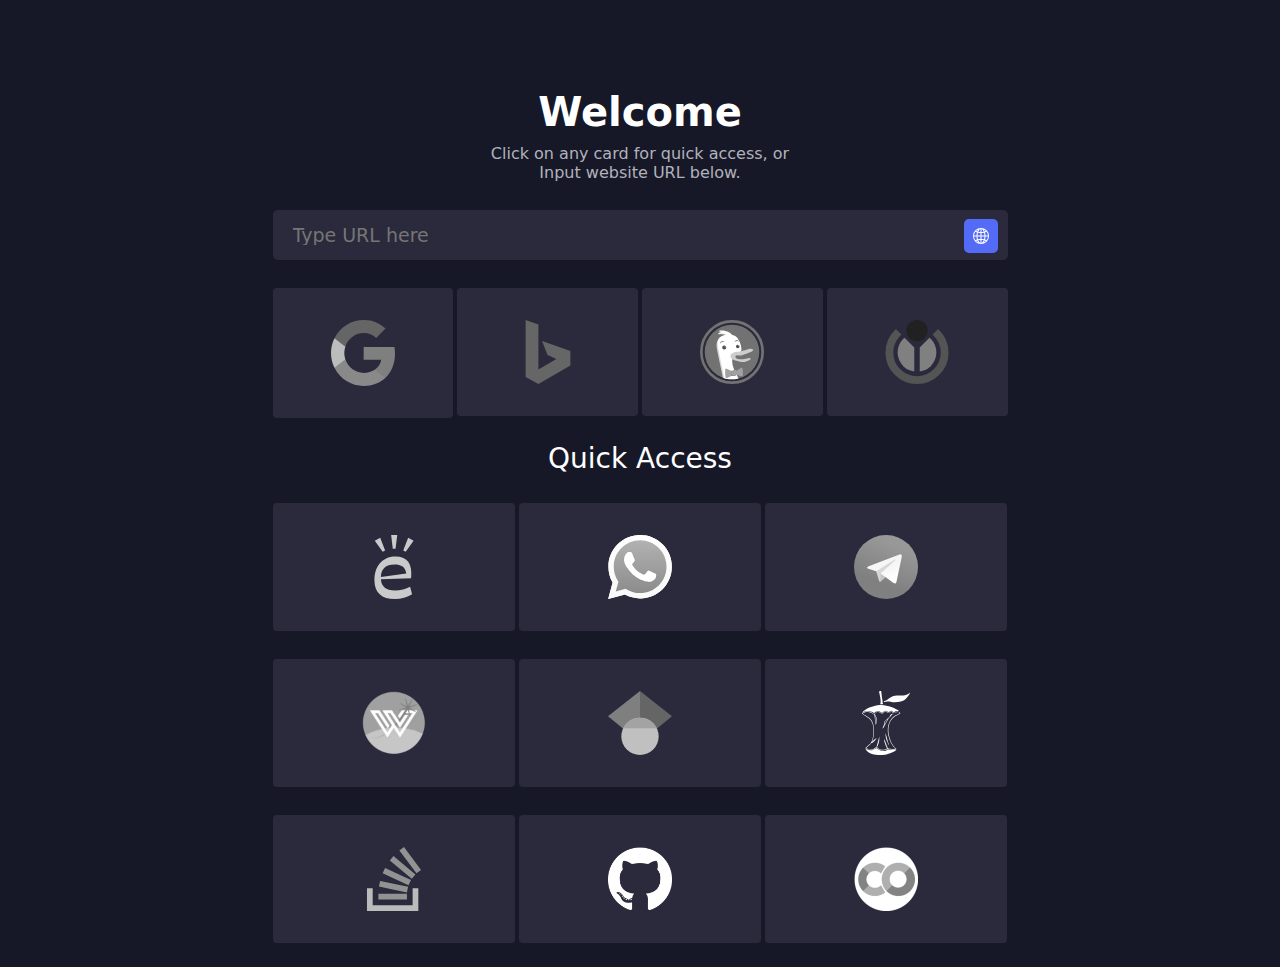
<file: index.html>
<!DOCTYPE html>
<html lang="en">
<head>
    <meta charset="UTF-8">
    <meta name="viewport" content="width=device-width, initial-scale=1.0">
    <title>Homepage</title>
    <link rel="stylesheet" href="src/css/bootstrap.min.css"/>
    <link rel="stylesheet" href="src/asset/main.min.css"/>
</head>
<body>
    <div class="container">
        <div class="row justify-content-center">
            <div class="col-md-9">
                <div class="p-4 mt-3">
                    <h1 class="fw-bolder mt-5 text-center text-white">Welcome</h1>
                    <h6 id="subtittle" class="text-center">Click on any card for quick access, or
                        <br>Input website URL below.
                    </h6>
                    <div class="d-flex justify-content-center px-xl-4">
                        <div class="search">
                            <input id="sinput" type="text" class="search-input" placeholder="Type URL here" name="">
                            <a id="sbutton" href="#" class="search-icon">
                                <img src="src/icons/globe2.svg" alt="Enter"/>
                            </a>
                        </div>
                    </div>
                    <div class="row mt-4 mb-4 g-1 px-4 justify-content-center">
                        <div class="col-md">
                            <div class="card p-3 d-flex flex-column align-items-center">
                                <img class="card-inner m-3" src="src/logo/google.svg" width="64" onclick="urlopen('https://www.google.com')" alt="Google">
                            </div>
                        </div>
                        <div class="col-md">
                            <div class="card p-3 d-flex flex-column align-items-center">
                                <img class="card-inner m-3" src="src/logo/bing.svg" width="64" onclick="urlopen('https://www.bing.com')" alt="Bing">
                            </div>
                        </div>
                        <div class="col-md">
                            <div class="card p-3 d-flex flex-column align-items-center">
                                <img class="card-inner m-3" src="src/logo/duckduckgo.svg" width="64" onclick="urlopen('https://www.duckduckgo.com')" alt="DuckDuckGo">
                            </div>
                        </div>
                        <div class="col-md">
                            <div class="card p-3 d-flex flex-column align-items-center">
                                <img class="card-inner m-3" src="src/logo/wikimedia.svg" width="64" onclick="urlopen('https://www.wikimedia.org')" alt="Wikimedia">
                            </div>
                        </div>
                    </div>
                    <h3 class="text-center text-white">Quick Access</h3>
                    <div class="row mt-4 g-1 px-4 justify-content-center">
                        <div class="col-md">
                            <div class="card p-3 d-flex flex-column align-items-center">
                                <img class="card-inner m-3" src="src/logo/edmodo.svg" width="64" onclick="urlopen('https://www.edmodo.com')" alt="Edmodo">
                            </div>
                        </div>
                        <div class="col-md">
                            <div class="card p-3 d-flex flex-column align-items-center">
                                <img class="card-inner m-3" src="src/logo/whatsapp.svg" width="64" onclick="urlopen('https://web.whatsapp.com')" alt="Whatsapp Web">
                            </div>
                        </div>
                        <div class="col-md">
                            <div class="card p-3 d-flex flex-column align-items-center">
                                <img class="card-inner m-3" src="src/logo/telegram.svg" width="64" onclick="urlopen('https://web.telegram.org')" alt="Telegram Web">
                            </div>
                        </div>
                    </div>
                    <div class="row mt-4 g-1 px-4 justify-content-center">
                        <div class="col-md">
                            <div class="card p-3 d-flex flex-column align-items-center">
                                <img class="card-inner m-3" src="src/logo/warstek.png" width="64" onclick="urlopen('https://www.warstek.com')" alt="Warstek">
                            </div>
                        </div>
                        <div class="col-md">
                            <div class="card p-3 d-flex flex-column align-items-center">
                                <img class="card-inner m-3" src="src/logo/scholar.svg" width="64" onclick="urlopen('https://scholar.google.com')" alt="Google Sholar">
                            </div>
                        </div>
                        <div class="col-md">
                            <div class="card p-3 d-flex flex-column align-items-center">
                                <img class="card-inner m-3" src="src/logo/core.svg" width="64" onclick="urlopen('https://www.core.ac.uk')" alt="CORE">
                            </div>
                        </div>
                    </div>
                    <div class="row mt-4 g-1 px-4 justify-content-center">
                        <div class="col-md">
                            <div class="card p-3 d-flex flex-column align-items-center">
                                <img class="card-inner m-3" src="src/logo/stackoverflow.svg" width="64" onclick="urlopen('https://www.stackoverflow.com')" alt="Stack Overflow">
                            </div>
                        </div>
                        <div class="col-md">
                            <div class="card p-3 d-flex flex-column align-items-center">
                                <img class="card-inner m-3" src="src/logo/github.png" width="64" onclick="urlopen('https://www.github.com')" alt="GitHub">
                            </div>
                        </div>
                        <div class="col-md">
                            <div class="card p-3 d-flex flex-column align-items-center">
                                <img class="card-inner m-3" src="src/logo/colab.ico" width="64" onclick="urlopen('https://colab.research.google.com')" alt="Google Colab">
                            </div>
                        </div>
                        </div>
                    </div>
                </div>
            </div>
        </div>

    <script type="text/javascript" src="src/js/bootstrap.bundle.min.js"></script>
    <script type="text/javascript" src="src/jquery/jquery.slim.js"></script>
    <script type="text/javascript" src="src/asset/main.min.js"></script>
</body>
</html>
</file>
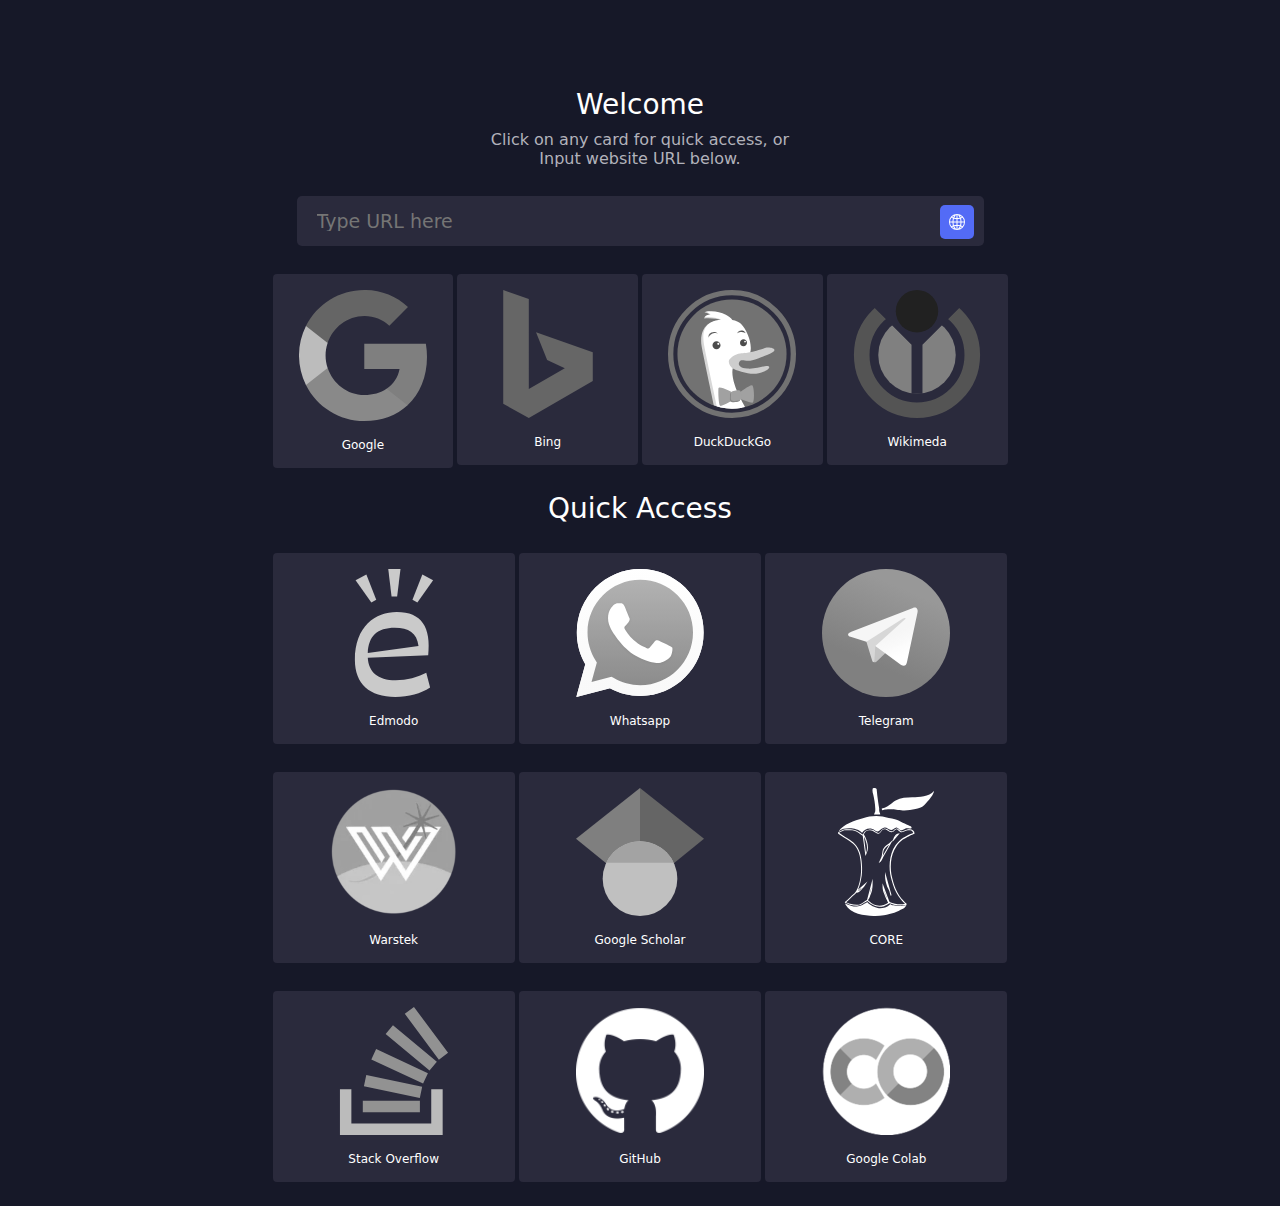
<file: homepage.html>
<!DOCTYPE html>
<html lang="en">
<head>
    <meta charset="UTF-8">
    <title>Home Page - Waterfox</title>
    <link rel="stylesheet" href="css/bootstrap.css"/>
    <link rel="stylesheet" href="asset/main.css"/>
</head>
<body>
    <div class="container">
        <div class="row d-flex justify-content-center">
            <div class="col-md-9">
                <div class="p-4 mt-3">
                    <h3 class="mt-5 text-center text-white">Welcome</h3>
                    <h6 id="subtittle" class="text-center">Click on any card for quick access, or
                        <br>Input website URL below.
                    </h6>
                    <div class="d-flex justify-content-center px-5">
                        <div class="search">
                            <input id="sinput" type="text" class="search-input" placeholder="Type URL here" name="">
                            <a id="sbutton" href="#" class="search-icon">
                                <img src="icons/globe2.svg"/>
                            </a>
                        </div>
                    </div>
                    <div class="row mt-4 mb-4 g-1 px-4 justify-content-center">
                        <div class="col-md">
                            <div class="card p-3 d-flex flex-column align-items-center">
                                <img class="card-inner" src="logo/google.svg" width="128" onclick="urlopen('https://www.google.com')">
                                <div class="mt-3 text-center mg-text">
                                    <span class="mg-text">Google</span>
                                </div>
                            </div>
                        </div>
                        <div class="col-md">
                            <div class="card p-3 d-flex flex-column align-items-center">
                                <img class="card-inner" src="logo/bing.svg" width="128" onclick="urlopen('https://www.bing.com')">
                                <div class="mt-3 text-center mg-text">
                                    <span class="mg-text">Bing</span>
                                </div>
                            </div>
                        </div>
                        <div class="col-md">
                            <div class="card p-3 d-flex flex-column align-items-center">
                                <img class="card-inner" src="logo/duckduckgo.svg" width="128" onclick="urlopen('https://www.duckduckgo.com')">
                                <div class="mt-3 text-center mg-text">
                                    <span class="mg-text">DuckDuckGo</span>
                                </div>
                            </div>
                        </div>
                        <div class="col-md">
                            <div class="card p-3 d-flex flex-column align-items-center">
                                <img class="card-inner" src="logo/wikimedia.svg" width="128" onclick="urlopen('https://www.wikimedia.org')">
                                <div class="mt-3 text-center mg-text">
                                    <span class="mg-text">Wikimeda</span>
                                </div>
                            </div>
                        </div>
                    </div>
                    <h3 class="text-center text-white">Quick Access</h3>
                    <div class="row mt-4 g-1 px-4 justify-content-center">
                        <div class="col-md">
                            <div class="card p-3 d-flex flex-column align-items-center">
                                <img class="card-inner" src="logo/edmodo.svg" width="128" onclick="urlopen('https://www.edmodo.com')">
                                <div class="mt-3 text-center mg-text">
                                    <span class="mg-text">Edmodo</span>
                                </div>
                            </div>
                        </div>
                        <div class="col-md">
                            <div class="card p-3 d-flex flex-column align-items-center">
                                <img class="card-inner" src="logo/whatsapp.svg" width="128" onclick="urlopen('https://web.whatsapp.com')">
                                <div class="mt-3 text-center mg-text">
                                    <span class="mg-text">Whatsapp</span>
                                </div>
                            </div>
                        </div>
                        <div class="col-md">
                            <div class="card p-3 d-flex flex-column align-items-center">
                                <img class="card-inner" src="logo/telegram.svg" width="128" onclick="urlopen('https://web.telegram.org')">
                                <div class="mt-3 text-center mg-text">
                                    <span class="mg-text">Telegram</span>
                                </div>
                            </div>
                        </div>
                        <!--<div class="col-md">
                            <div class="card p-3 d-flex flex-column align-items-center">
                                <img class="card-inner" src="logo/zoom.svg" width="128">
                                <div class="text-center mg-text">
                                    <span class="mg-text">Zoom</span>
                                </div>
                            </div>
                        </div>-->
                    </div>
                    <div class="row mt-4 g-1 px-4 justify-content-center">
                        <div class="col-md">
                            <div class="card p-3 d-flex flex-column align-items-center">
                                <img class="card-inner" src="logo/warstek.png" width="128" onclick="urlopen('https://www.warstek.com')">
                                <div class="mt-3 text-center mg-text">
                                    <span class="mg-text">Warstek</span>
                                </div>
                            </div>
                        </div>
                        <div class="col-md">
                            <div class="card p-3 d-flex flex-column align-items-center">
                                <img class="card-inner" src="logo/scholar.svg" width="128" onclick="urlopen('https://scholar.google.com')">
                                <div class="mt-3 text-center mg-text">
                                    <span class="mg-text">Google Scholar</span>
                                </div>
                            </div>
                        </div>
                        <div class="col-md">
                            <div class="card p-3 d-flex flex-column align-items-center">
                                <img class="card-inner" src="logo/core.svg" width="128" onclick="urlopen('https://www.core.ac.uk')">
                                <div class="mt-3 text-center mg-text">
                                    <span class="mg-text">CORE</span>
                                </div>
                            </div>
                        </div>
                        <!--<div class="col-md">
                            <div class="card p-3 d-flex flex-column align-items-center">
                                <img class="card-inner" src="logo/pdfdrive.png" width="128">
                                <div class="text-center mg-text">
                                    <span class="mg-text">PDF Drive</span>
                                </div>
                            </div>
                        </div>-->
                    </div>
                    <div class="row mt-4 g-1 px-4 justify-content-center">
                        <div class="col-md">
                            <div class="card p-3 d-flex flex-column align-items-center">
                                <img class="card-inner" src="logo/stackoverflow.svg" width="128" onclick="urlopen('https://www.stackoverflow.com')">
                                <div class="mt-3 text-center mg-text">
                                    <span class="mg-text">Stack Overflow</span>
                                </div>
                            </div>
                        </div>
                        <div class="col-md">
                            <div class="card p-3 d-flex flex-column align-items-center">
                                <img class="card-inner" src="logo/github.png" width="128" onclick="urlopen('https://www.github.com')">
                                <div class="mt-3 text-center mg-text">
                                    <span class="mg-text">GitHub</span>
                                </div>
                            </div>
                        </div>
                        <div class="col-md">
                            <div class="card p-3 d-flex flex-column align-items-center">
                                <img class="card-inner" src="logo/colab.ico" width="128" onclick="urlopen('https://colab.research.google.com')">
                                <div class="mt-3 text-center mg-text">
                                    <span class="mg-text">Google Colab</span>
                                </div>
                            </div>
                        </div>
                        <!--<div class="col-md">
                            <div class="card p-3 d-flex flex-column align-items-center">
                                <img class="card-inner" src="logo/kaggle.svg" width="128">
                                <div class="text-center mg-text">
                                    <span class="mg-text">Kaggle</span>
                                </div>
                            </div>-->
                        </div>
                    </div>
                </div>
            </div>
        </div>
    </div>

    <script type="text/javascript" src="js/bootstrap.js"></script>
    <script type="text/javascript" src="jquery/jquery.js"></script>
    <script type="text/javascript" src="asset/main.js"></script>
</body>
</html>
</file>
<file: asset/main.css>
body {
    background-color: #161828;
}

.card {
    border: none;
    background: #2a2a3c;
}

.search {
    width: 100%;
    margin-bottom: auto;
    margin-top: 20px;
    height: 50px;
    background-color: #2a2a3c;
    padding: 10px;
    border-radius: 5px;
}

.search-input {
    color:white;
    border: 0;
    outline: 0;
    background: none;
    width: 0;
    margin-top: 5px;
    caret-color: transparent;
    line-height: 20px;
    transition: width 0.4s linear
}

.search .search-input {
    padding: 0 10px;
    width: 100%;
    caret-color: #536bf6;
    font-size: 19px;
    font-weight: 300;
    color: white;
    transition: width 0.4s linear
}

.search-icon {
    height: 34px;
    width: 34px;
    float: right;
    display: flex;
    justify-content: center;
    align-items: center;
    color: white;
    background-color: #536bf6;
    font-size: 10px;
    bottom: 30px;
    position: relative;
    border-radius: 5px
}

.search-icon:hover {
    color: #fff !important
}

.search-icon img {
    filter: invert();
}

a:link {
    text-decoration: none
}

.card-inner {
    position: relative;
    display: flex;
    flex-direction: column;
    min-width: 0;
    word-wrap: break-word;
    background-clip: border-box;
    border: none;
    cursor: pointer;
    transition: all 2s;
    filter: grayscale(1);
}

.card-inner:hover {
    transform: scale(1.1);
    filter: grayscale(0);
}

.mg-text span {
    font-size: 12px;
    color: white;
}

.mg-text {
    line-height: 14px;
    color: white;
}

#subtittle {
    color: #b2b2bb;
}
</file>
<file: src/asset/main.min.css>
body{background-color:#161828}.card{border:none;background:#2a2a3c}.search{width:100%;margin-bottom:auto;margin-top:20px;height:50px;background-color:#2a2a3c;padding:10px;border-radius:5px}.search-input{color:#fff;border:0;outline:0;background:0 0;width:0;margin-top:5px;caret-color:transparent;line-height:20px;transition:width .4s linear}.search .search-input{padding:0 10px;width:100%;caret-color:#536bf6;font-size:19px;font-weight:300;color:#fff;transition:width .4s linear}.search-icon{height:34px;width:34px;float:right;display:flex;justify-content:center;align-items:center;color:#fff;background-color:#536bf6;font-size:10px;bottom:30px;position:relative;border-radius:5px}.search-icon:hover{color:#fff!important}.search-icon img{filter:invert()}a:link{text-decoration:none}.card-inner{position:relative;display:flex;flex-direction:column;min-width:0;word-wrap:break-word;background-clip:border-box;border:none;cursor:pointer;transition:all 2s;filter:grayscale(1)}.card-inner:hover{transform:scale(1.1);filter:grayscale(0)}#subtittle{color:#b2b2bb}
</file>
